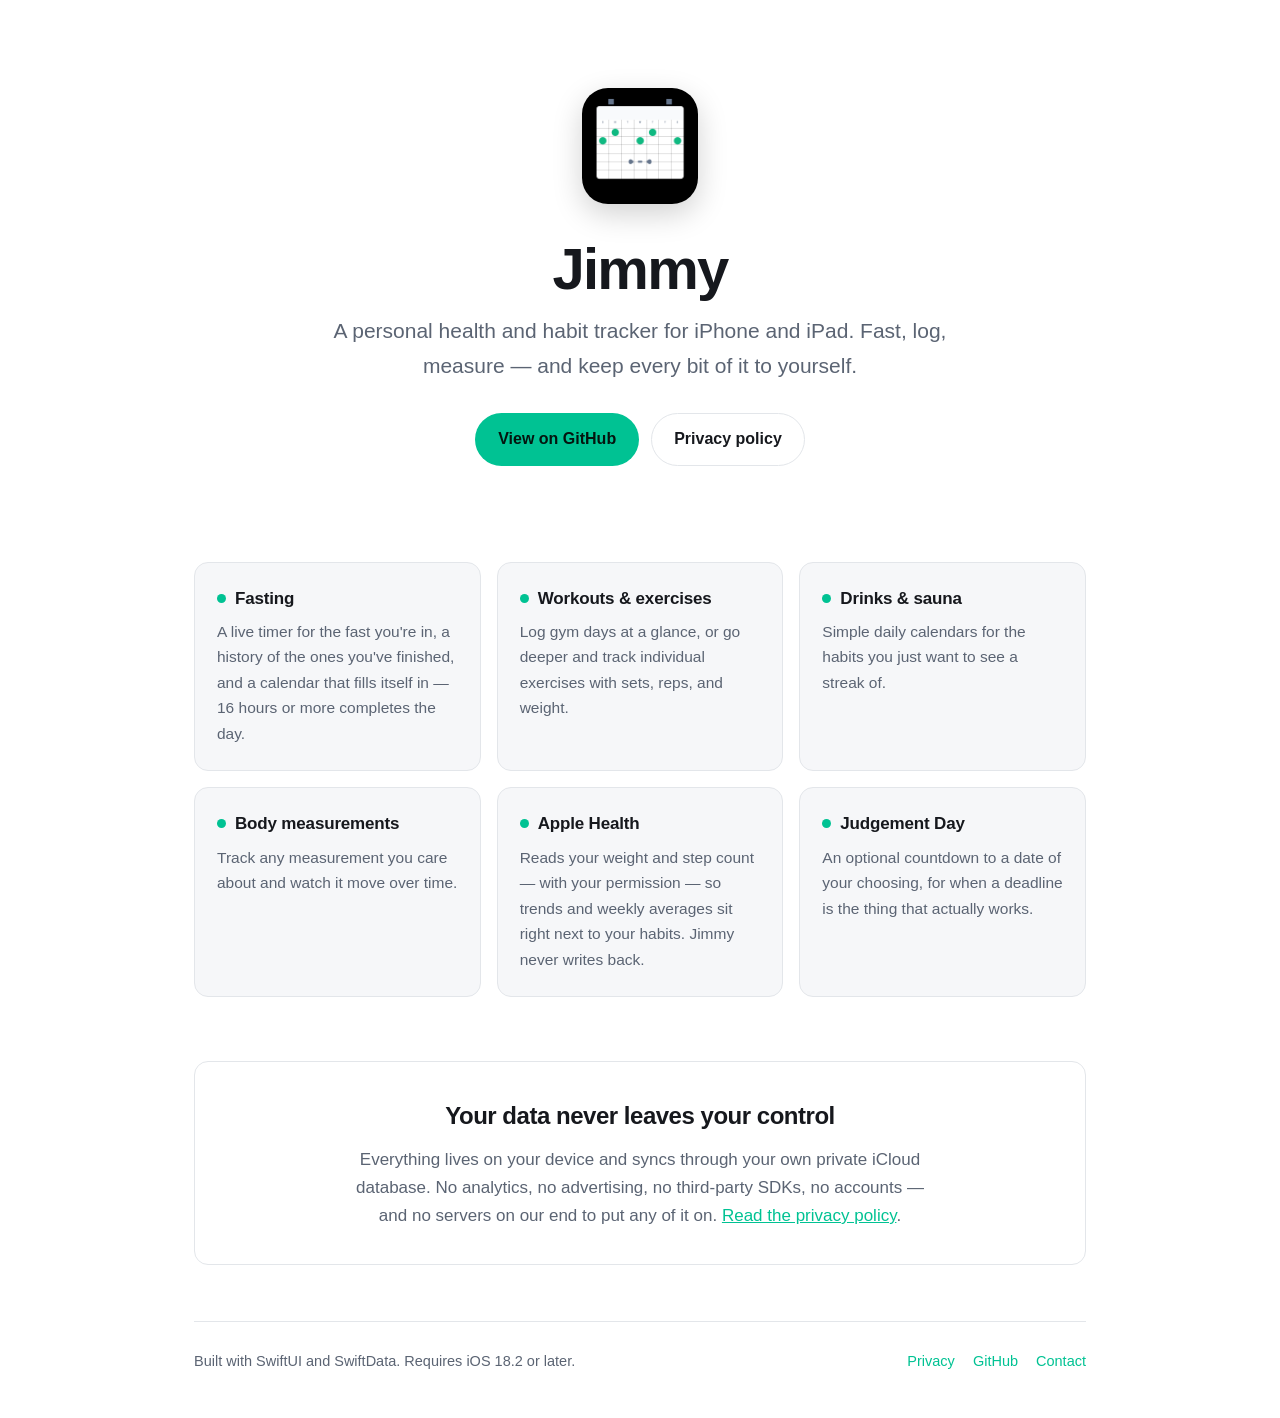
<file: docs/index.html>
<!DOCTYPE html>
<html lang="en">
<head>
<meta charset="utf-8">
<meta name="viewport" content="width=device-width, initial-scale=1">
<title>Jimmy — health and habit tracking that stays yours</title>
<meta name="description" content="Jimmy is a personal health and habit tracker for iPhone and iPad. Fasting, workouts, measurements, and daily habits — stored on your device and your private iCloud, never on anyone's server.">
<meta name="theme-color" content="#00c293">
<link rel="icon" href="icon.png">
<link rel="apple-touch-icon" href="icon.png">
<link rel="stylesheet" href="style.css">
<meta property="og:title" content="Jimmy — health and habit tracking that stays yours">
<meta property="og:description" content="Fasting, workouts, measurements, and daily habits for iPhone and iPad. Your data stays on your device and in your private iCloud.">
<meta property="og:image" content="icon.png">
<meta property="og:type" content="website">
</head>
<body>

<header class="hero">
  <div class="wrap">
    <img src="icon.png" alt="The Jimmy app icon: a calendar grid marked with green dots">
    <h1>Jimmy</h1>
    <p class="tagline">
      A personal health and habit tracker for iPhone and iPad. Fast, log, measure —
      and keep every bit of it to yourself.
    </p>
    <div class="cta">
      <!-- Swap this for the App Store URL once the app is live. -->
      <a class="btn btn-primary" href="https://github.com/schacon/jimmy">View on GitHub</a>
      <a class="btn btn-secondary" href="privacy.html">Privacy policy</a>
    </div>
  </div>
</header>

<main class="wrap">

  <section class="features">
    <div class="card">
      <h3><span class="dot"></span>Fasting</h3>
      <p>A live timer for the fast you're in, a history of the ones you've finished, and a
         calendar that fills itself in — 16 hours or more completes the day.</p>
    </div>
    <div class="card">
      <h3><span class="dot"></span>Workouts &amp; exercises</h3>
      <p>Log gym days at a glance, or go deeper and track individual exercises with
         sets, reps, and weight.</p>
    </div>
    <div class="card">
      <h3><span class="dot"></span>Drinks &amp; sauna</h3>
      <p>Simple daily calendars for the habits you just want to see a streak of.</p>
    </div>
    <div class="card">
      <h3><span class="dot"></span>Body measurements</h3>
      <p>Track any measurement you care about and watch it move over time.</p>
    </div>
    <div class="card">
      <h3><span class="dot"></span>Apple Health</h3>
      <p>Reads your weight and step count — with your permission — so trends and weekly
         averages sit right next to your habits. Jimmy never writes back.</p>
    </div>
    <div class="card">
      <h3><span class="dot"></span>Judgement Day</h3>
      <p>An optional countdown to a date of your choosing, for when a deadline is the
         thing that actually works.</p>
    </div>
  </section>

  <section class="strip">
    <h2>Your data never leaves your control</h2>
    <p>
      Everything lives on your device and syncs through your own private iCloud database.
      No analytics, no advertising, no third-party SDKs, no accounts — and no servers on
      our end to put any of it on.
      <a href="privacy.html">Read the privacy policy</a>.
    </p>
  </section>

  <footer>
    <span>Built with SwiftUI and SwiftData. Requires iOS 18.2 or later.</span>
    <nav>
      <a href="privacy.html">Privacy</a>
      <a href="https://github.com/schacon/jimmy">GitHub</a>
      <a href="mailto:schacon@gmail.com">Contact</a>
    </nav>
  </footer>

</main>

</body>
</html>
</file>
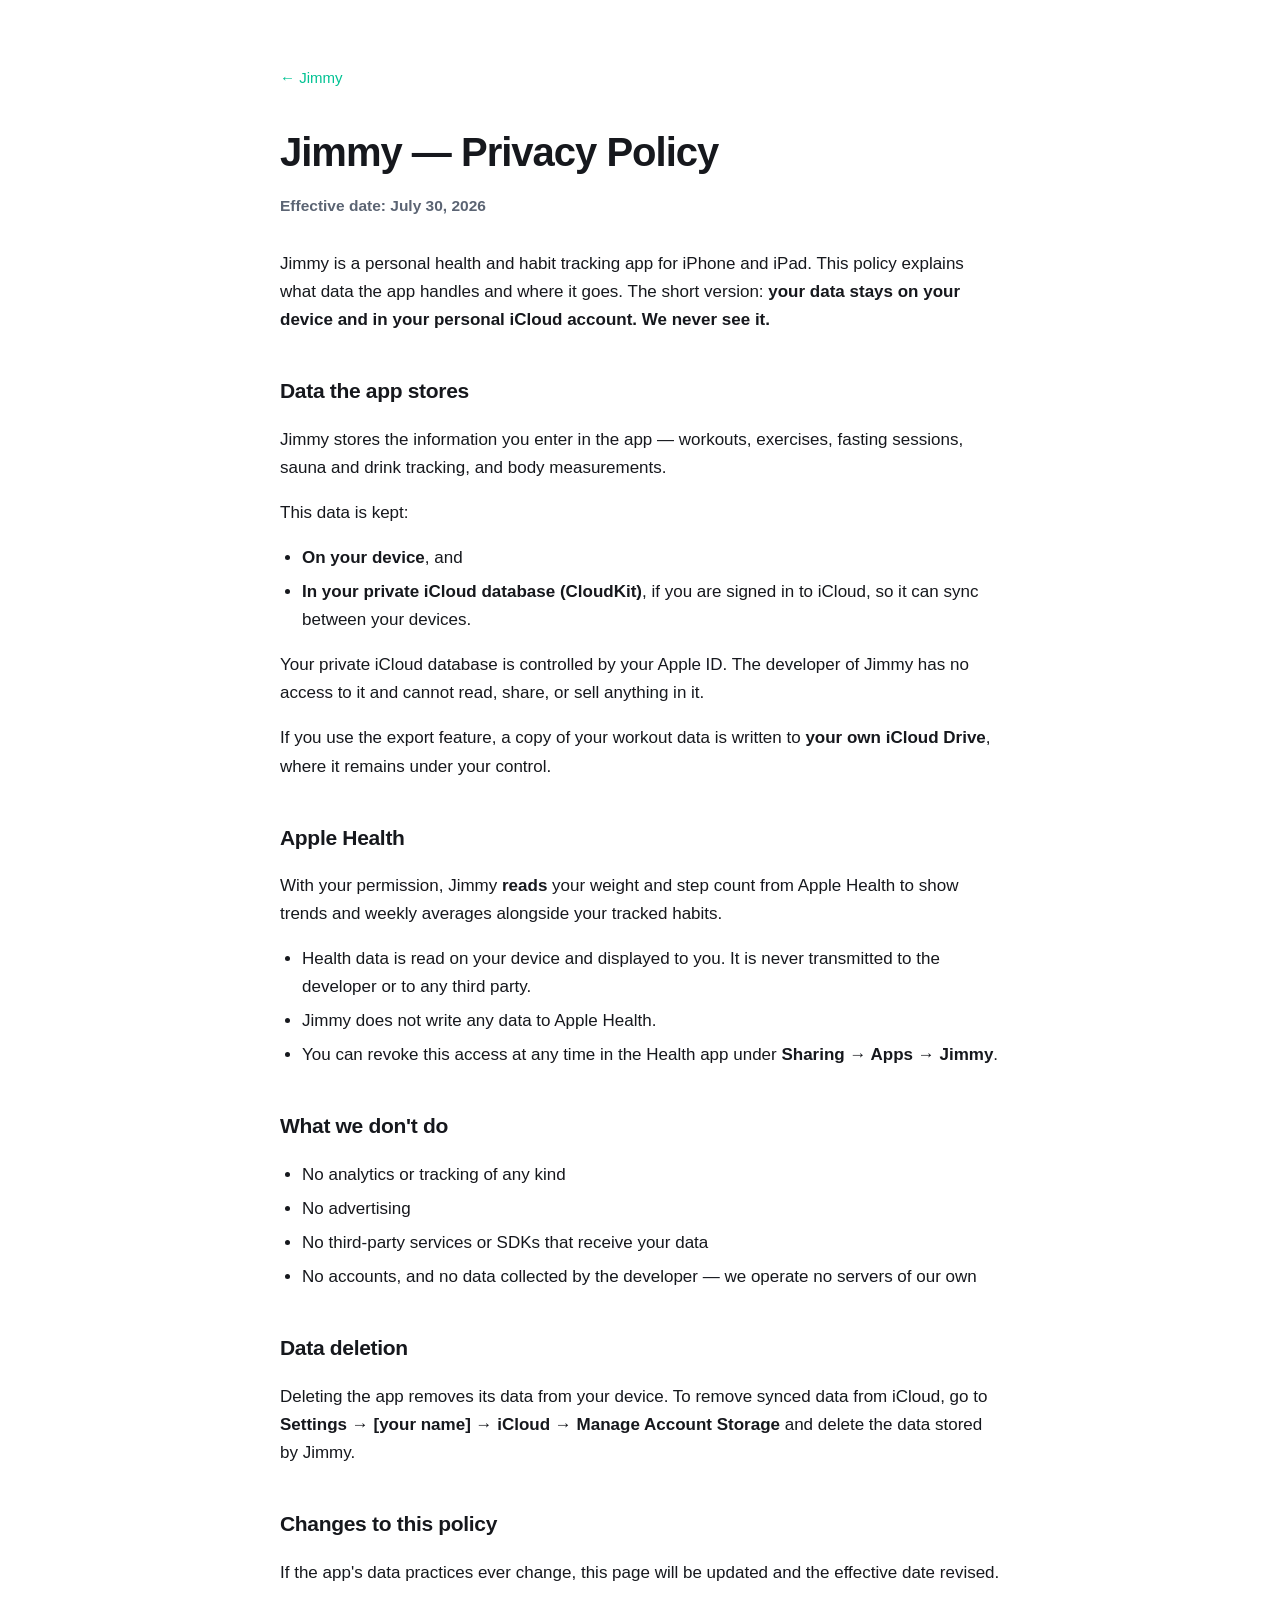
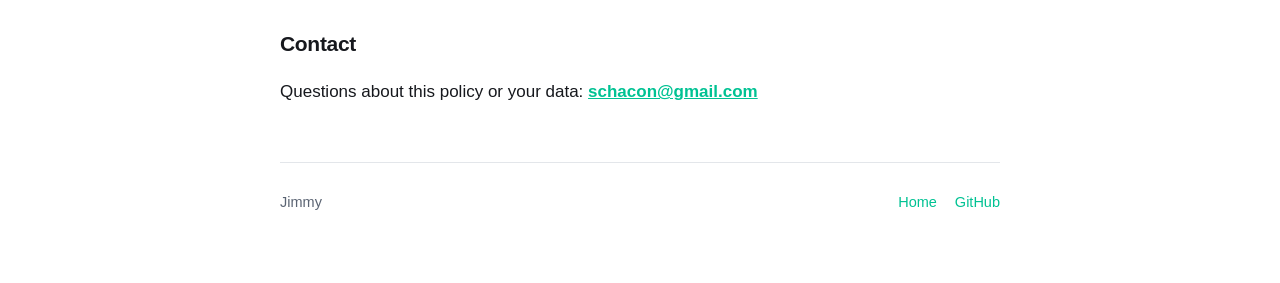
<file: docs/privacy.html>
<!DOCTYPE html>
<html lang="en">
<head>
<meta charset="utf-8">
<meta name="viewport" content="width=device-width, initial-scale=1">
<title>Jimmy — Privacy Policy</title>
<meta name="description" content="Jimmy's privacy policy: your data stays on your device and in your personal iCloud account. We never see it.">
<meta name="theme-color" content="#00c293">
<link rel="icon" href="icon.png">
<link rel="apple-touch-icon" href="icon.png">
<link rel="stylesheet" href="style.css">
</head>
<body>

<main class="wrap article">

  <a class="backlink" href="index.html">&larr; Jimmy</a>

  <h1>Jimmy — Privacy Policy</h1>
  <p class="effective"><strong>Effective date: July 30, 2026</strong></p>

  <p>
    Jimmy is a personal health and habit tracking app for iPhone and iPad. This policy
    explains what data the app handles and where it goes. The short version:
    <strong>your data stays on your device and in your personal iCloud account. We never
    see it.</strong>
  </p>

  <h2>Data the app stores</h2>

  <p>
    Jimmy stores the information you enter in the app — workouts, exercises, fasting
    sessions, sauna and drink tracking, and body measurements.
  </p>

  <p>This data is kept:</p>

  <ul>
    <li><strong>On your device</strong>, and</li>
    <li><strong>In your private iCloud database (CloudKit)</strong>, if you are signed in
        to iCloud, so it can sync between your devices.</li>
  </ul>

  <p>
    Your private iCloud database is controlled by your Apple ID. The developer of Jimmy
    has no access to it and cannot read, share, or sell anything in it.
  </p>

  <p>
    If you use the export feature, a copy of your workout data is written to
    <strong>your own iCloud Drive</strong>, where it remains under your control.
  </p>

  <h2>Apple Health</h2>

  <p>
    With your permission, Jimmy <strong>reads</strong> your weight and step count from
    Apple Health to show trends and weekly averages alongside your tracked habits.
  </p>

  <ul>
    <li>Health data is read on your device and displayed to you. It is never transmitted
        to the developer or to any third party.</li>
    <li>Jimmy does not write any data to Apple Health.</li>
    <li>You can revoke this access at any time in the Health app under
        <strong>Sharing → Apps → Jimmy</strong>.</li>
  </ul>

  <h2>What we don't do</h2>

  <ul>
    <li>No analytics or tracking of any kind</li>
    <li>No advertising</li>
    <li>No third-party services or SDKs that receive your data</li>
    <li>No accounts, and no data collected by the developer — we operate no servers of
        our own</li>
  </ul>

  <h2>Data deletion</h2>

  <p>
    Deleting the app removes its data from your device. To remove synced data from iCloud,
    go to <strong>Settings → [your name] → iCloud → Manage Account Storage</strong> and
    delete the data stored by Jimmy.
  </p>

  <h2>Changes to this policy</h2>

  <p>
    If the app's data practices ever change, this page will be updated and the effective
    date revised.
  </p>

  <h2>Contact</h2>

  <p>
    Questions about this policy or your data:
    <strong><a href="mailto:schacon@gmail.com">schacon@gmail.com</a></strong>
  </p>

  <footer>
    <span>Jimmy</span>
    <nav>
      <a href="index.html">Home</a>
      <a href="https://github.com/schacon/jimmy">GitHub</a>
    </nav>
  </footer>

</main>

</body>
</html>
</file>
<file: docs/style.css>
:root {
  --green: #00c293;
  --slate: #76879c;
  --bg: #ffffff;
  --bg-alt: #f6f7f9;
  --fg: #16181d;
  --fg-muted: #5b6473;
  --border: #e3e6ea;
  --radius: 14px;
  --maxw: 940px;
}

@media (prefers-color-scheme: dark) {
  :root {
    --bg: #0b0c0e;
    --bg-alt: #131519;
    --fg: #f2f4f7;
    --fg-muted: #9aa3b1;
    --border: #24272d;
  }
}

* { box-sizing: border-box; }

html { -webkit-text-size-adjust: 100%; }

body {
  margin: 0;
  background: var(--bg);
  color: var(--fg);
  font: 17px/1.65 -apple-system, BlinkMacSystemFont, "SF Pro Text", "Segoe UI",
    Roboto, Helvetica, Arial, sans-serif;
  -webkit-font-smoothing: antialiased;
}

.wrap {
  max-width: var(--maxw);
  margin: 0 auto;
  padding: 0 24px;
}

a { color: var(--green); }

/* ---------- hero ---------- */

.hero {
  text-align: center;
  padding: 88px 0 64px;
}

.hero img {
  width: 116px;
  height: 116px;
  border-radius: 26px;
  box-shadow: 0 10px 30px rgb(0 0 0 / 0.18);
}

.hero h1 {
  margin: 26px 0 0;
  font-size: clamp(40px, 8vw, 58px);
  line-height: 1.05;
  letter-spacing: -0.03em;
  font-weight: 700;
}

.tagline {
  margin: 14px auto 0;
  max-width: 30em;
  font-size: clamp(18px, 3.4vw, 21px);
  color: var(--fg-muted);
}

.cta {
  margin-top: 30px;
  display: flex;
  gap: 12px;
  justify-content: center;
  flex-wrap: wrap;
}

.btn {
  display: inline-block;
  padding: 12px 22px;
  border-radius: 999px;
  font-weight: 600;
  font-size: 16px;
  text-decoration: none;
  border: 1px solid transparent;
}

.btn-primary {
  background: var(--green);
  color: #04150f;
}

.btn-secondary {
  border-color: var(--border);
  color: var(--fg);
}

.btn:hover { opacity: 0.85; }

/* ---------- features ---------- */

.features {
  display: grid;
  grid-template-columns: repeat(auto-fit, minmax(260px, 1fr));
  gap: 16px;
  padding: 32px 0 24px;
}

.card {
  background: var(--bg-alt);
  border: 1px solid var(--border);
  border-radius: var(--radius);
  padding: 22px 22px 24px;
}

.card h3 {
  margin: 0 0 6px;
  font-size: 17px;
  letter-spacing: -0.01em;
}

.card p {
  margin: 0;
  font-size: 15.5px;
  color: var(--fg-muted);
}

.dot {
  display: inline-block;
  width: 9px;
  height: 9px;
  border-radius: 50%;
  background: var(--green);
  margin-right: 9px;
  vertical-align: middle;
  position: relative;
  top: -1px;
}

/* ---------- privacy strip ---------- */

.strip {
  margin: 40px 0 8px;
  padding: 34px 28px;
  border: 1px solid var(--border);
  border-radius: var(--radius);
  text-align: center;
}

.strip h2 {
  margin: 0 0 10px;
  font-size: 24px;
  letter-spacing: -0.02em;
}

.strip p {
  margin: 0 auto;
  max-width: 34em;
  color: var(--fg-muted);
}

/* ---------- article (privacy policy) ---------- */

.article {
  padding: 64px 0 24px;
  max-width: 720px;
}

.article h1 {
  font-size: clamp(32px, 6vw, 40px);
  letter-spacing: -0.025em;
  margin: 0 0 8px;
}

.article h2 {
  margin: 40px 0 10px;
  font-size: 21px;
  letter-spacing: -0.015em;
}

.article .effective {
  color: var(--fg-muted);
  font-size: 15.5px;
  margin: 0 0 32px;
}

.article ul { padding-left: 22px; }

.article li { margin: 6px 0; }

.backlink {
  display: inline-block;
  margin-bottom: 28px;
  font-size: 15px;
  text-decoration: none;
}

/* ---------- footer ---------- */

footer {
  margin-top: 56px;
  padding: 28px 0 44px;
  border-top: 1px solid var(--border);
  color: var(--fg-muted);
  font-size: 14.5px;
  display: flex;
  gap: 18px;
  flex-wrap: wrap;
  justify-content: space-between;
}

footer a { text-decoration: none; }

footer nav { display: flex; gap: 18px; flex-wrap: wrap; }
</file>
